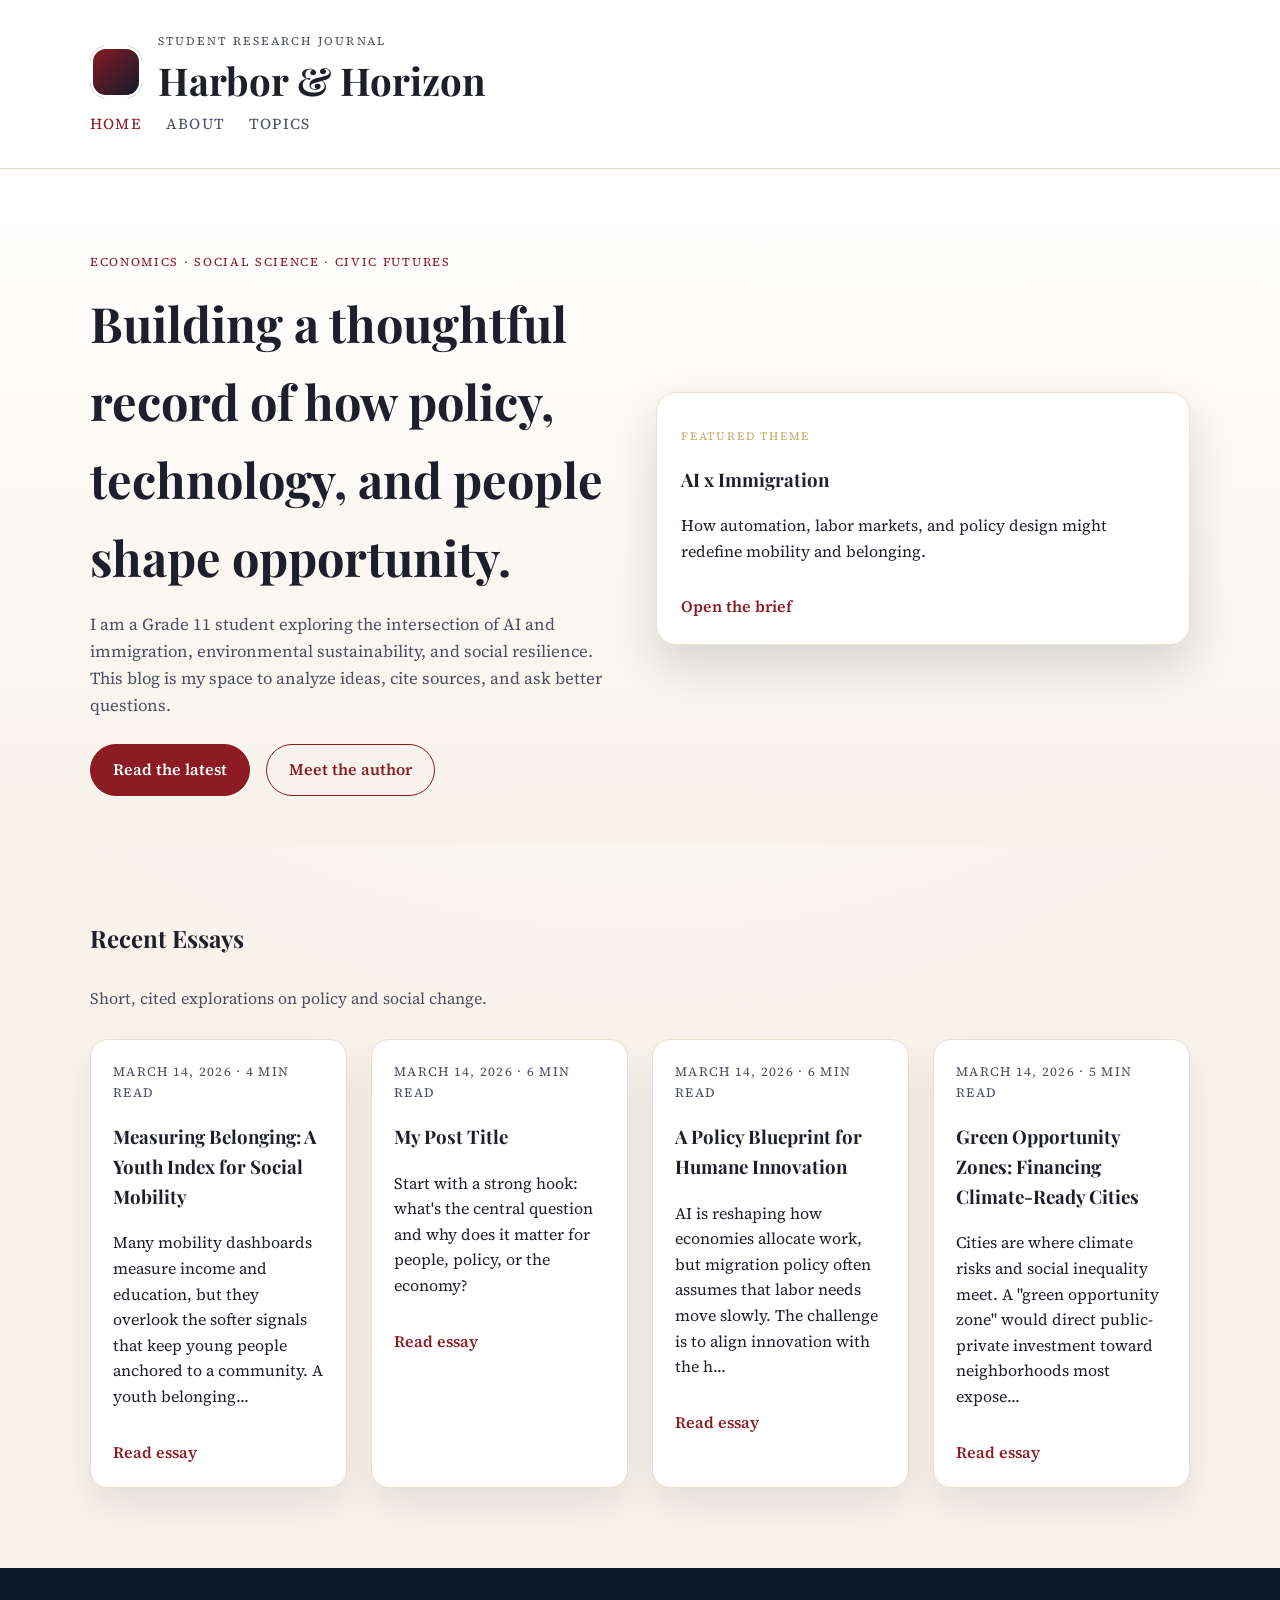
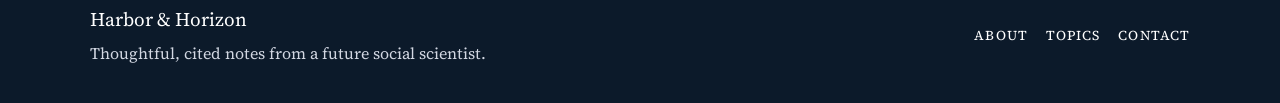
<file: index.html>
<!doctype html>
<html lang="en">
  <head>
    <meta charset="utf-8" />
    <meta name="viewport" content="width=device-width, initial-scale=1" />
    <title>Harbor & Horizon | Notes on Economics, Society, and the Future</title>
    <meta
      name="description"
      content="A student-led blog exploring economics, social science, AI x immigration, and environmental sustainability."
    />
    <link rel="stylesheet" href="styles.css" />
  </head>
  <body>
    <header class="site-header">
      <div class="wrap">
        <div class="brand">
          <span class="crest" aria-hidden="true"></span>
          <div>
            <p class="kicker">Student Research Journal</p>
            <h1 class="site-title">Harbor & Horizon</h1>
          </div>
        </div>
        <nav class="nav">
          <a href="index.html" class="active">Home</a>
          <a href="about.html">About</a>
          <a href="topics.html">Topics</a>
        </nav>
      </div>
    </header>

    <main>
      <section class="hero">
        <div class="wrap">
          <div class="hero-grid">
            <div>
              <p class="eyebrow">Economics &middot; Social Science &middot; Civic Futures</p>
              <h2 class="hero-title">
                Building a thoughtful record of how policy, technology, and people
                shape opportunity.
              </h2>
              <p class="hero-subtitle">
                I am a Grade 11 student exploring the intersection of AI and
                immigration, environmental sustainability, and social resilience.
                This blog is my space to analyze ideas, cite sources, and ask better
                questions.
              </p>
              <div class="hero-actions">
                <a class="button primary" href="posts/ai-immigration.html">Read the latest</a>
                <a class="button ghost" href="about.html">Meet the author</a>
              </div>
            </div>
            <div class="hero-card">
              <p class="card-label">Featured Theme</p>
              <h3>AI x Immigration</h3>
              <p>
                How automation, labor markets, and policy design might redefine
                mobility and belonging.
              </p>
              <a href="posts/ai-immigration.html" class="card-link">Open the brief</a>
            </div>
          </div>
        </div>
      </section>

      <section class="section">
        <div class="wrap">
          <div class="section-header">
            <h2>Recent Essays</h2>
            <p>Short, cited explorations on policy and social change.</p>
          </div>
          <div class="post-grid" id="post-grid">
            <!-- POSTS:START -->
            <article class="post-card">
              <p class="post-meta">March 14, 2026 &middot; 4 min read</p>
              <h3>Measuring Belonging: A Youth Index for Social Mobility</h3>
              <p>
                Many mobility dashboards measure income and education, but they overlook the softer signals that keep young people anchored to a community. A youth belonging...
              </p>
              <a class="card-link" href="posts/measuring-belonging.html">Read essay</a>
            </article>
            <article class="post-card">
              <p class="post-meta">March 14, 2026 &middot; 6 min read</p>
              <h3>My Post Title</h3>
              <p>
                Start with a strong hook: what's the central question and why does it matter for people, policy, or the economy?
              </p>
              <a class="card-link" href="posts/my-post.html">Read essay</a>
            </article>
            <article class="post-card">
              <p class="post-meta">March 14, 2026 &middot; 6 min read</p>
              <h3>A Policy Blueprint for Humane Innovation</h3>
              <p>
                AI is reshaping how economies allocate work, but migration policy often assumes that labor needs move slowly. The challenge is to align innovation with the h...
              </p>
              <a class="card-link" href="posts/ai-immigration.html">Read essay</a>
            </article>
            <article class="post-card">
              <p class="post-meta">March 14, 2026 &middot; 5 min read</p>
              <h3>Green Opportunity Zones: Financing Climate-Ready Cities</h3>
              <p>
                Cities are where climate risks and social inequality meet. A "green opportunity zone" would direct public-private investment toward neighborhoods most expose...
              </p>
              <a class="card-link" href="posts/green-opportunity.html">Read essay</a>
            </article>
            <!-- POSTS:END -->
          </div>
        </div>
      </section>
    </main>

    <footer class="site-footer">
      <div class="wrap">
        <div>
          <p class="footer-title">Harbor & Horizon</p>
          <p class="footer-subtitle">
            Thoughtful, cited notes from a future social scientist.
          </p>
        </div>
        <div class="footer-links">
          <a href="about.html">About</a>
          <a href="topics.html">Topics</a>
          <a href="mailto:hello@example.com">Contact</a>
        </div>
      </div>
    </footer>
  </body>
</html>
</file>
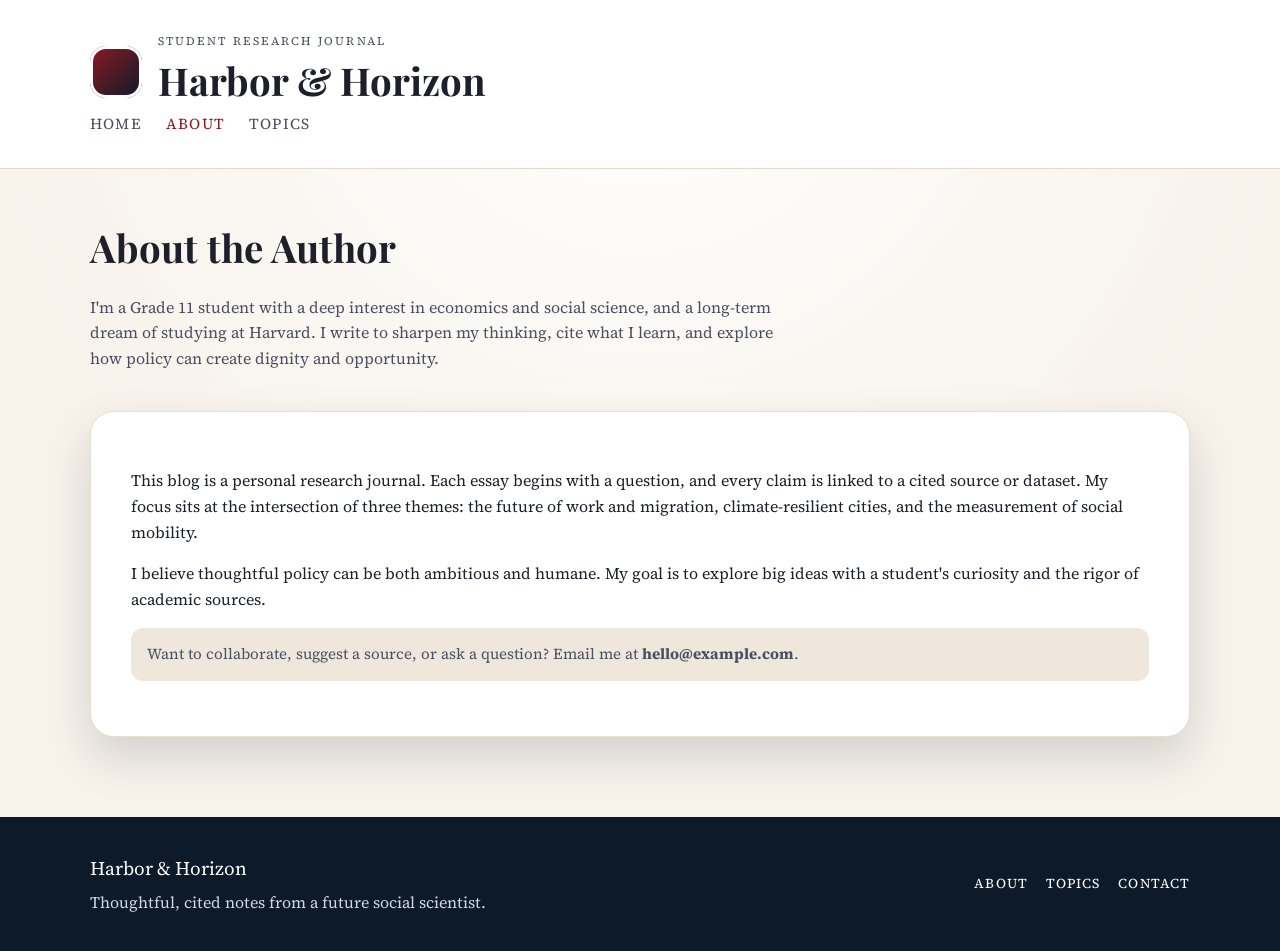
<file: about.html>
<!doctype html>
<html lang="en">
  <head>
    <meta charset="utf-8" />
    <meta name="viewport" content="width=device-width, initial-scale=1" />
    <title>About | Harbor & Horizon</title>
    <link rel="stylesheet" href="styles.css" />
  </head>
  <body>
    <header class="site-header">
      <div class="wrap">
        <div class="brand">
          <span class="crest" aria-hidden="true"></span>
          <div>
            <p class="kicker">Student Research Journal</p>
            <h1 class="site-title">Harbor & Horizon</h1>
          </div>
        </div>
        <nav class="nav">
          <a href="index.html">Home</a>
          <a href="about.html" class="active">About</a>
          <a href="topics.html">Topics</a>
        </nav>
      </div>
    </header>

    <main>
      <section class="page-header">
        <div class="wrap">
          <h2 class="page-title">About the Author</h2>
          <p class="page-subtitle">
            I'm a Grade 11 student with a deep interest in economics and social
            science, and a long-term dream of studying at Harvard. I write to
            sharpen my thinking, cite what I learn, and explore how policy can
            create dignity and opportunity.
          </p>
        </div>
      </section>

      <section class="content">
        <div class="wrap">
          <div class="essay">
            <p>
              This blog is a personal research journal. Each essay begins with a
              question, and every claim is linked to a cited source or dataset.
              My focus sits at the intersection of three themes: the future of
              work and migration, climate-resilient cities, and the measurement
              of social mobility.
            </p>
            <p>
              I believe thoughtful policy can be both ambitious and humane. My
              goal is to explore big ideas with a student's curiosity and the
              rigor of academic sources.
            </p>
            <p class="note">
              Want to collaborate, suggest a source, or ask a question? Email me
              at <strong>hello@example.com</strong>.
            </p>
          </div>
        </div>
      </section>
    </main>

    <footer class="site-footer">
      <div class="wrap">
        <div>
          <p class="footer-title">Harbor & Horizon</p>
          <p class="footer-subtitle">
            Thoughtful, cited notes from a future social scientist.
          </p>
        </div>
        <div class="footer-links">
          <a href="about.html">About</a>
          <a href="topics.html">Topics</a>
          <a href="mailto:hello@example.com">Contact</a>
        </div>
      </div>
    </footer>
  </body>
</html>
</file>
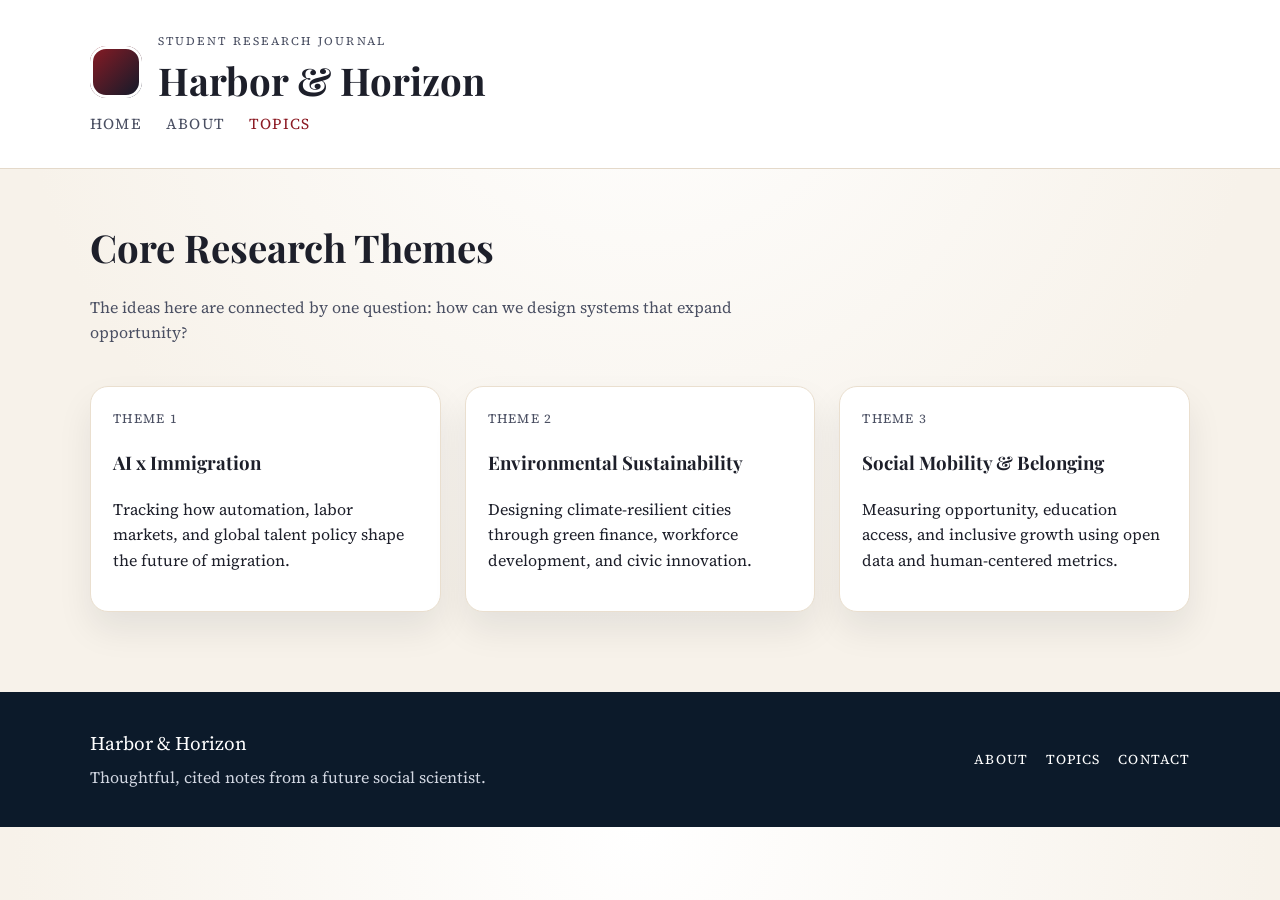
<file: topics.html>
<!doctype html>
<html lang="en">
  <head>
    <meta charset="utf-8" />
    <meta name="viewport" content="width=device-width, initial-scale=1" />
    <title>Topics | Harbor & Horizon</title>
    <link rel="stylesheet" href="styles.css" />
  </head>
  <body>
    <header class="site-header">
      <div class="wrap">
        <div class="brand">
          <span class="crest" aria-hidden="true"></span>
          <div>
            <p class="kicker">Student Research Journal</p>
            <h1 class="site-title">Harbor & Horizon</h1>
          </div>
        </div>
        <nav class="nav">
          <a href="index.html">Home</a>
          <a href="about.html">About</a>
          <a href="topics.html" class="active">Topics</a>
        </nav>
      </div>
    </header>

    <main>
      <section class="page-header">
        <div class="wrap">
          <h2 class="page-title">Core Research Themes</h2>
          <p class="page-subtitle">
            The ideas here are connected by one question: how can we design
            systems that expand opportunity?
          </p>
        </div>
      </section>

      <section class="content">
        <div class="wrap">
          <div class="post-grid">
            <article class="post-card">
              <p class="post-meta">Theme 1</p>
              <h3>AI x Immigration</h3>
              <p>
                Tracking how automation, labor markets, and global talent policy
                shape the future of migration.
              </p>
            </article>
            <article class="post-card">
              <p class="post-meta">Theme 2</p>
              <h3>Environmental Sustainability</h3>
              <p>
                Designing climate-resilient cities through green finance,
                workforce development, and civic innovation.
              </p>
            </article>
            <article class="post-card">
              <p class="post-meta">Theme 3</p>
              <h3>Social Mobility & Belonging</h3>
              <p>
                Measuring opportunity, education access, and inclusive growth
                using open data and human-centered metrics.
              </p>
            </article>
          </div>
        </div>
      </section>
    </main>

    <footer class="site-footer">
      <div class="wrap">
        <div>
          <p class="footer-title">Harbor & Horizon</p>
          <p class="footer-subtitle">
            Thoughtful, cited notes from a future social scientist.
          </p>
        </div>
        <div class="footer-links">
          <a href="about.html">About</a>
          <a href="topics.html">Topics</a>
          <a href="mailto:hello@example.com">Contact</a>
        </div>
      </div>
    </footer>
  </body>
</html>
</file>
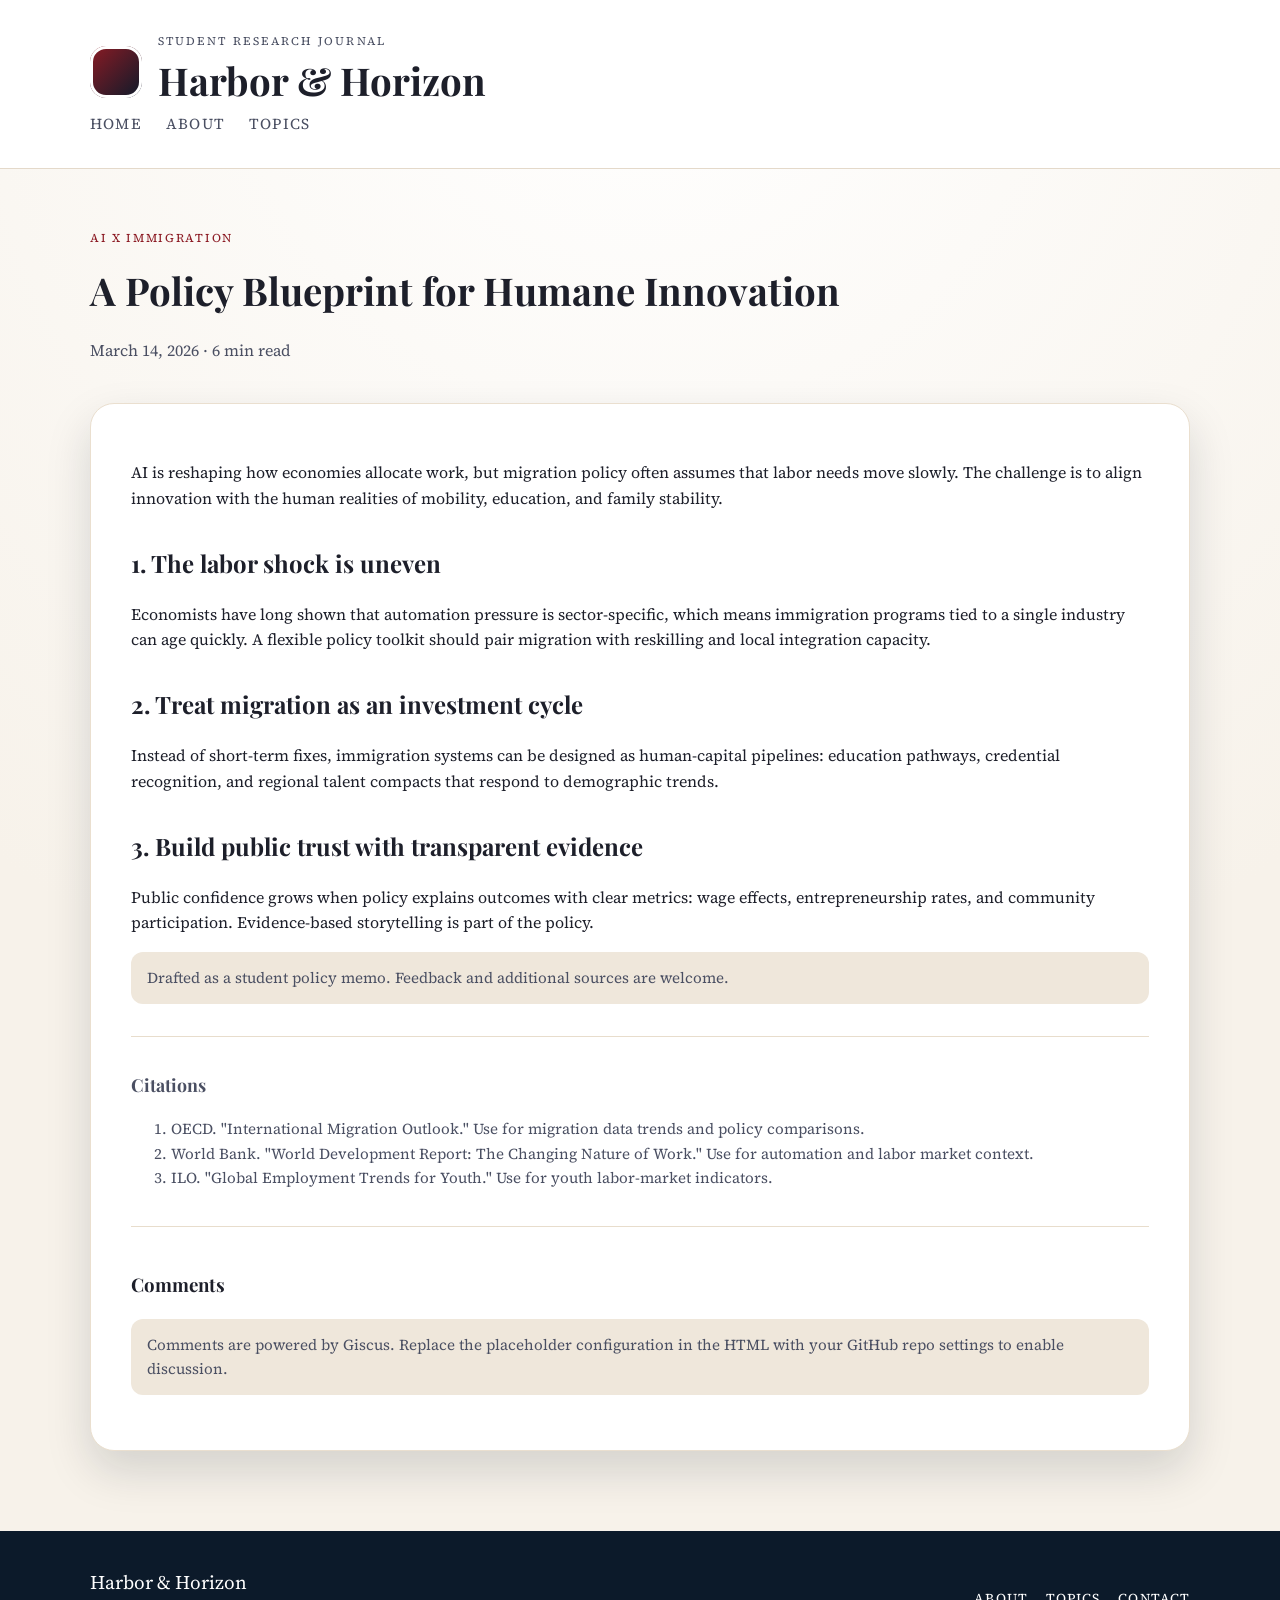
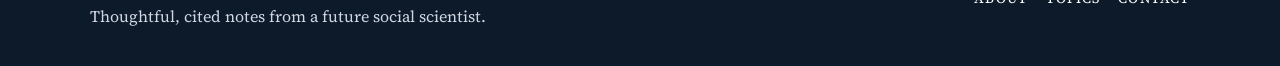
<file: posts/ai-immigration.html>
<!doctype html>
<html lang="en">
  <head>
    <meta charset="utf-8" />
    <meta name="viewport" content="width=device-width, initial-scale=1" />
    <title>AI x Immigration | Harbor & Horizon</title>
    <link rel="stylesheet" href="../styles.css" />
  </head>
  <body>
    <header class="site-header">
      <div class="wrap">
        <div class="brand">
          <span class="crest" aria-hidden="true"></span>
          <div>
            <p class="kicker">Student Research Journal</p>
            <h1 class="site-title">Harbor & Horizon</h1>
          </div>
        </div>
        <nav class="nav">
          <a href="../index.html">Home</a>
          <a href="../about.html">About</a>
          <a href="../topics.html">Topics</a>
        </nav>
      </div>
    </header>

    <main>
      <section class="page-header">
        <div class="wrap">
          <p class="eyebrow">AI x Immigration</p>
          <h2 class="page-title">A Policy Blueprint for Humane Innovation</h2>
          <p class="page-subtitle">March 14, 2026 &middot; 6 min read</p>
        </div>
      </section>

      <section class="content">
        <div class="wrap">
          <article class="essay">
            <p>
              AI is reshaping how economies allocate work, but migration policy
              often assumes that labor needs move slowly. The challenge is to
              align innovation with the human realities of mobility, education,
              and family stability.
            </p>
            <h2>1. The labor shock is uneven</h2>
            <p>
              Economists have long shown that automation pressure is sector-specific,
              which means immigration programs tied to a single industry can age
              quickly. A flexible policy toolkit should pair migration with
              reskilling and local integration capacity.
            </p>
            <h2>2. Treat migration as an investment cycle</h2>
            <p>
              Instead of short-term fixes, immigration systems can be designed as
              human-capital pipelines: education pathways, credential recognition,
              and regional talent compacts that respond to demographic trends.
            </p>
            <h2>3. Build public trust with transparent evidence</h2>
            <p>
              Public confidence grows when policy explains outcomes with clear
              metrics: wage effects, entrepreneurship rates, and community
              participation. Evidence-based storytelling is part of the policy.
            </p>
            <p class="note">
              Drafted as a student policy memo. Feedback and additional sources
              are welcome.
            </p>

            <section class="citation-list">
              <h3>Citations</h3>
              <ol>
                <li>
                  OECD. "International Migration Outlook." Use for migration data
                  trends and policy comparisons.
                </li>
                <li>
                  World Bank. "World Development Report: The Changing Nature of Work."
                  Use for automation and labor market context.
                </li>
                <li>
                  ILO. "Global Employment Trends for Youth." Use for youth
                  labor-market indicators.
                </li>
              </ol>
            </section>

            <section class="comment-wrap">
              <h3>Comments</h3>
              <p class="note">
                Comments are powered by Giscus. Replace the placeholder
                configuration in the HTML with your GitHub repo settings to
                enable discussion.
              </p>
              <div class="giscus">
                <script
                  src="https://giscus.app/client.js"
                  data-repo="YOUR_GITHUB/your-repo"
                  data-repo-id="YOUR_REPO_ID"
                  data-category="General"
                  data-category-id="YOUR_CATEGORY_ID"
                  data-mapping="pathname"
                  data-strict="0"
                  data-reactions-enabled="1"
                  data-emit-metadata="0"
                  data-input-position="top"
                  data-theme="light"
                  data-lang="en"
                  crossorigin="anonymous"
                  async
                ></script>
              </div>
            </section>
          </article>
        </div>
      </section>
    </main>

    <footer class="site-footer">
      <div class="wrap">
        <div>
          <p class="footer-title">Harbor & Horizon</p>
          <p class="footer-subtitle">
            Thoughtful, cited notes from a future social scientist.
          </p>
        </div>
        <div class="footer-links">
          <a href="../about.html">About</a>
          <a href="../topics.html">Topics</a>
          <a href="mailto:hello@example.com">Contact</a>
        </div>
      </div>
    </footer>
  </body>
</html>
</file>
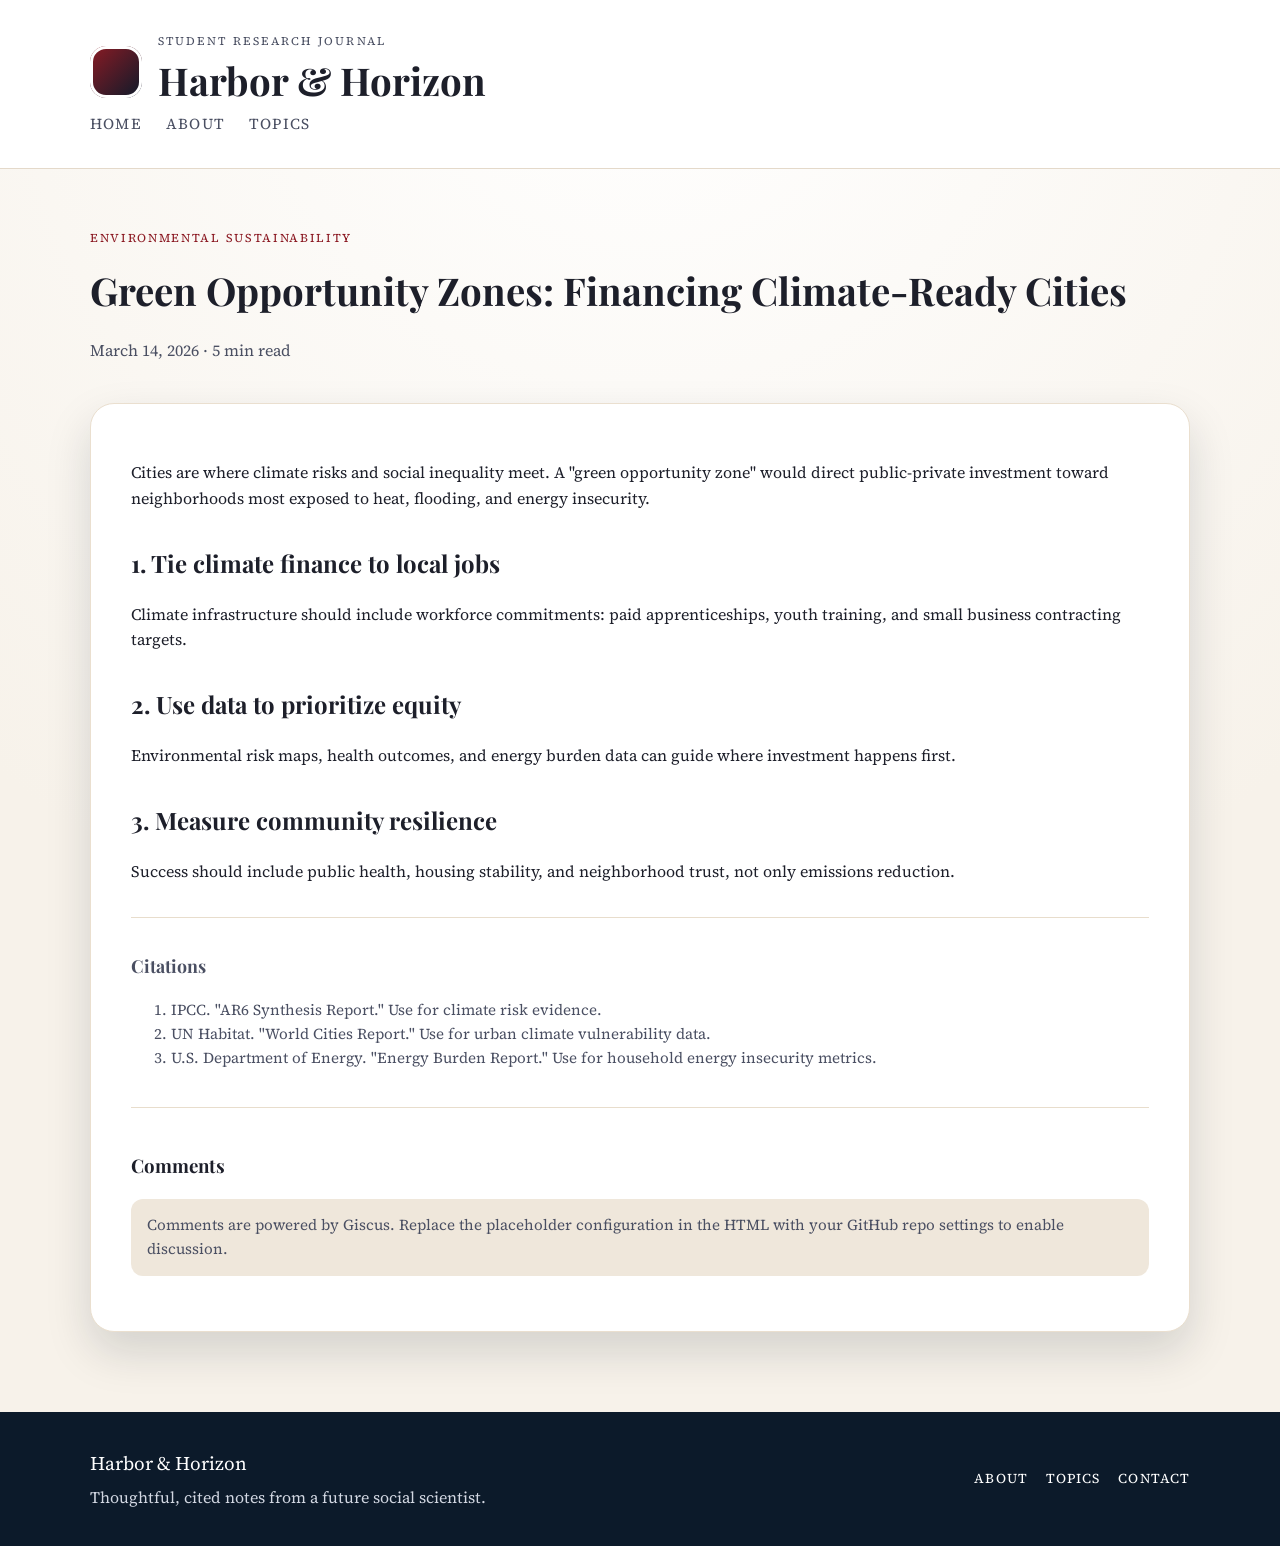
<file: posts/green-opportunity.html>
<!doctype html>
<html lang="en">
  <head>
    <meta charset="utf-8" />
    <meta name="viewport" content="width=device-width, initial-scale=1" />
    <title>Green Opportunity Zones | Harbor & Horizon</title>
    <link rel="stylesheet" href="../styles.css" />
  </head>
  <body>
    <header class="site-header">
      <div class="wrap">
        <div class="brand">
          <span class="crest" aria-hidden="true"></span>
          <div>
            <p class="kicker">Student Research Journal</p>
            <h1 class="site-title">Harbor & Horizon</h1>
          </div>
        </div>
        <nav class="nav">
          <a href="../index.html">Home</a>
          <a href="../about.html">About</a>
          <a href="../topics.html">Topics</a>
        </nav>
      </div>
    </header>

    <main>
      <section class="page-header">
        <div class="wrap">
          <p class="eyebrow">Environmental Sustainability</p>
          <h2 class="page-title">Green Opportunity Zones: Financing Climate-Ready Cities</h2>
          <p class="page-subtitle">March 14, 2026 &middot; 5 min read</p>
        </div>
      </section>

      <section class="content">
        <div class="wrap">
          <article class="essay">
            <p>
              Cities are where climate risks and social inequality meet. A
              "green opportunity zone" would direct public-private investment
              toward neighborhoods most exposed to heat, flooding, and energy
              insecurity.
            </p>
            <h2>1. Tie climate finance to local jobs</h2>
            <p>
              Climate infrastructure should include workforce commitments: paid
              apprenticeships, youth training, and small business contracting
              targets.
            </p>
            <h2>2. Use data to prioritize equity</h2>
            <p>
              Environmental risk maps, health outcomes, and energy burden data
              can guide where investment happens first.
            </p>
            <h2>3. Measure community resilience</h2>
            <p>
              Success should include public health, housing stability, and
              neighborhood trust, not only emissions reduction.
            </p>

            <section class="citation-list">
              <h3>Citations</h3>
              <ol>
                <li>
                  IPCC. "AR6 Synthesis Report." Use for climate risk evidence.
                </li>
                <li>
                  UN Habitat. "World Cities Report." Use for urban climate
                  vulnerability data.
                </li>
                <li>
                  U.S. Department of Energy. "Energy Burden Report." Use for
                  household energy insecurity metrics.
                </li>
              </ol>
            </section>

            <section class="comment-wrap">
              <h3>Comments</h3>
              <p class="note">
                Comments are powered by Giscus. Replace the placeholder
                configuration in the HTML with your GitHub repo settings to
                enable discussion.
              </p>
              <div class="giscus">
                <script
                  src="https://giscus.app/client.js"
                  data-repo="YOUR_GITHUB/your-repo"
                  data-repo-id="YOUR_REPO_ID"
                  data-category="General"
                  data-category-id="YOUR_CATEGORY_ID"
                  data-mapping="pathname"
                  data-strict="0"
                  data-reactions-enabled="1"
                  data-emit-metadata="0"
                  data-input-position="top"
                  data-theme="light"
                  data-lang="en"
                  crossorigin="anonymous"
                  async
                ></script>
              </div>
            </section>
          </article>
        </div>
      </section>
    </main>

    <footer class="site-footer">
      <div class="wrap">
        <div>
          <p class="footer-title">Harbor & Horizon</p>
          <p class="footer-subtitle">
            Thoughtful, cited notes from a future social scientist.
          </p>
        </div>
        <div class="footer-links">
          <a href="../about.html">About</a>
          <a href="../topics.html">Topics</a>
          <a href="mailto:hello@example.com">Contact</a>
        </div>
      </div>
    </footer>
  </body>
</html>
</file>
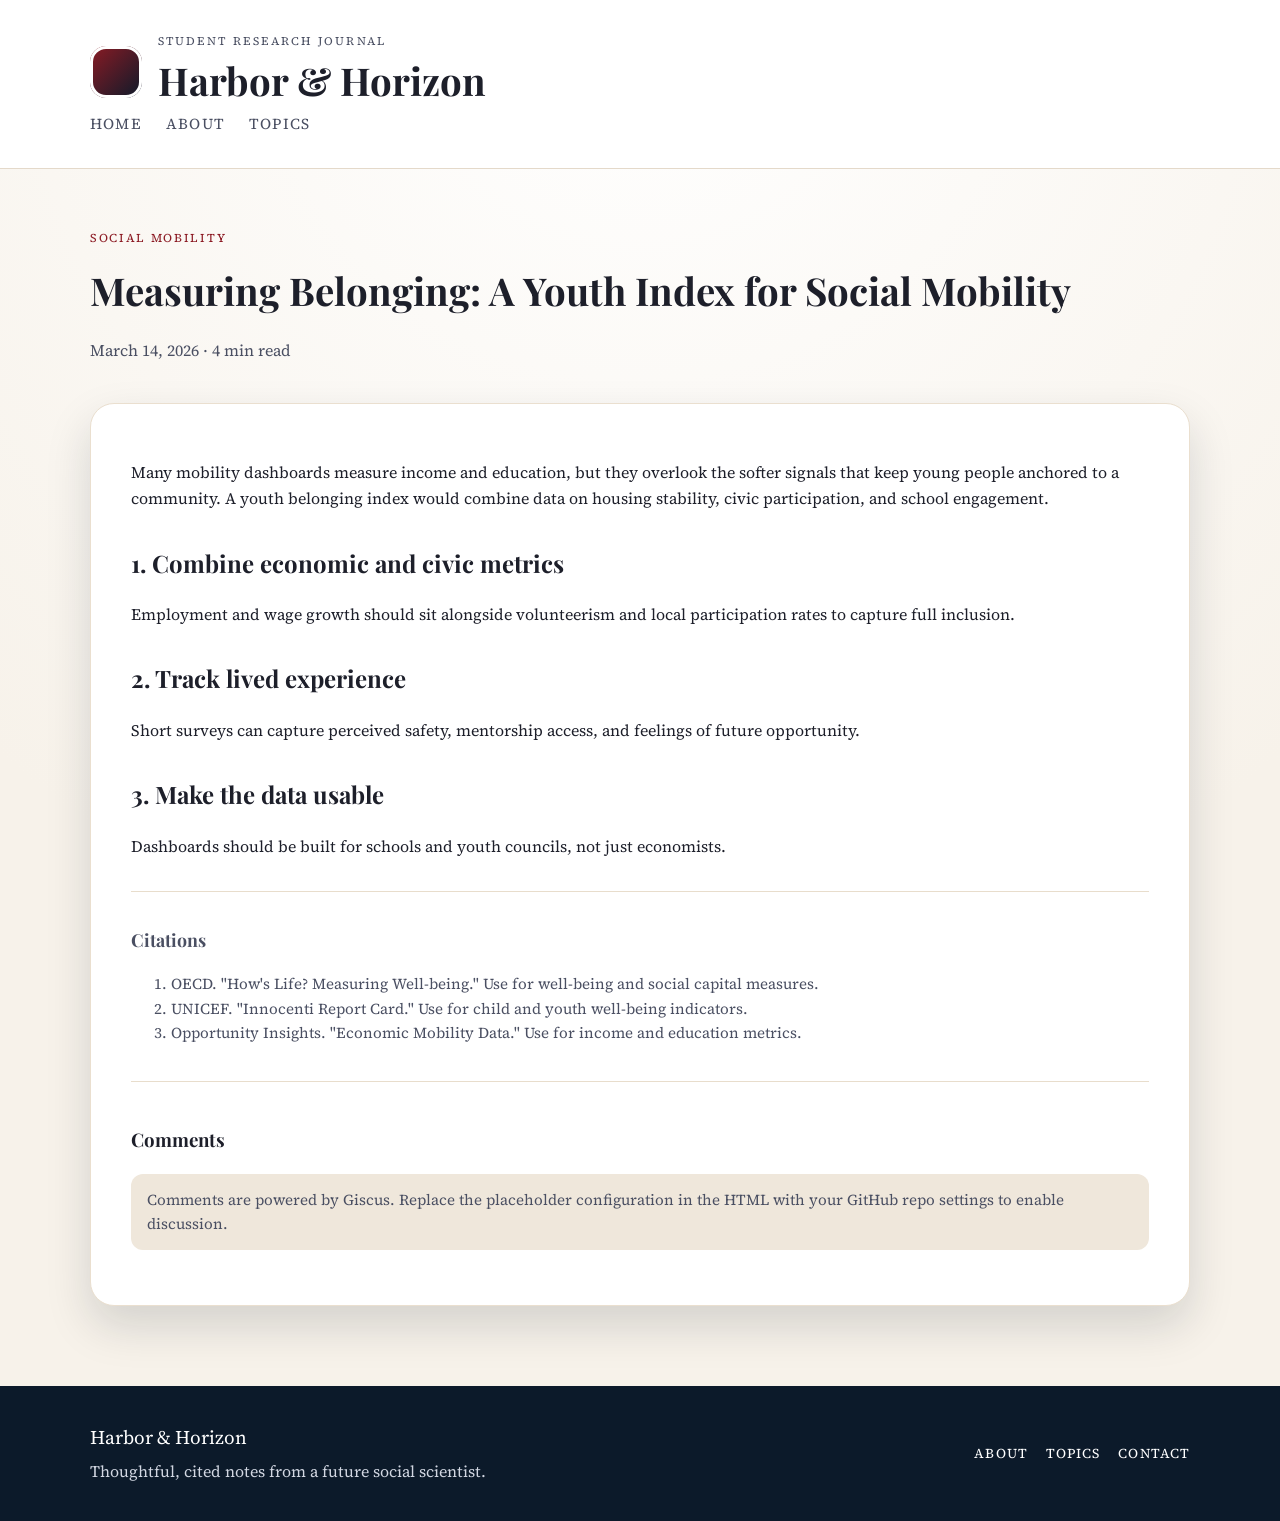
<file: posts/measuring-belonging.html>
<!doctype html>
<html lang="en">
  <head>
    <meta charset="utf-8" />
    <meta name="viewport" content="width=device-width, initial-scale=1" />
    <title>Measuring Belonging | Harbor & Horizon</title>
    <link rel="stylesheet" href="../styles.css" />
  </head>
  <body>
    <header class="site-header">
      <div class="wrap">
        <div class="brand">
          <span class="crest" aria-hidden="true"></span>
          <div>
            <p class="kicker">Student Research Journal</p>
            <h1 class="site-title">Harbor & Horizon</h1>
          </div>
        </div>
        <nav class="nav">
          <a href="../index.html">Home</a>
          <a href="../about.html">About</a>
          <a href="../topics.html">Topics</a>
        </nav>
      </div>
    </header>

    <main>
      <section class="page-header">
        <div class="wrap">
          <p class="eyebrow">Social Mobility</p>
          <h2 class="page-title">Measuring Belonging: A Youth Index for Social Mobility</h2>
          <p class="page-subtitle">March 14, 2026 &middot; 4 min read</p>
        </div>
      </section>

      <section class="content">
        <div class="wrap">
          <article class="essay">
            <p>
              Many mobility dashboards measure income and education, but they
              overlook the softer signals that keep young people anchored to a
              community. A youth belonging index would combine data on housing
              stability, civic participation, and school engagement.
            </p>
            <h2>1. Combine economic and civic metrics</h2>
            <p>
              Employment and wage growth should sit alongside volunteerism and
              local participation rates to capture full inclusion.
            </p>
            <h2>2. Track lived experience</h2>
            <p>
              Short surveys can capture perceived safety, mentorship access, and
              feelings of future opportunity.
            </p>
            <h2>3. Make the data usable</h2>
            <p>
              Dashboards should be built for schools and youth councils, not just
              economists.
            </p>

            <section class="citation-list">
              <h3>Citations</h3>
              <ol>
                <li>
                  OECD. "How's Life? Measuring Well-being." Use for well-being
                  and social capital measures.
                </li>
                <li>
                  UNICEF. "Innocenti Report Card." Use for child and youth
                  well-being indicators.
                </li>
                <li>
                  Opportunity Insights. "Economic Mobility Data." Use for income
                  and education metrics.
                </li>
              </ol>
            </section>

            <section class="comment-wrap">
              <h3>Comments</h3>
              <p class="note">
                Comments are powered by Giscus. Replace the placeholder
                configuration in the HTML with your GitHub repo settings to
                enable discussion.
              </p>
              <div class="giscus">
                <script
                  src="https://giscus.app/client.js"
                  data-repo="YOUR_GITHUB/your-repo"
                  data-repo-id="YOUR_REPO_ID"
                  data-category="General"
                  data-category-id="YOUR_CATEGORY_ID"
                  data-mapping="pathname"
                  data-strict="0"
                  data-reactions-enabled="1"
                  data-emit-metadata="0"
                  data-input-position="top"
                  data-theme="light"
                  data-lang="en"
                  crossorigin="anonymous"
                  async
                ></script>
              </div>
            </section>
          </article>
        </div>
      </section>
    </main>

    <footer class="site-footer">
      <div class="wrap">
        <div>
          <p class="footer-title">Harbor & Horizon</p>
          <p class="footer-subtitle">
            Thoughtful, cited notes from a future social scientist.
          </p>
        </div>
        <div class="footer-links">
          <a href="../about.html">About</a>
          <a href="../topics.html">Topics</a>
          <a href="mailto:hello@example.com">Contact</a>
        </div>
      </div>
    </footer>
  </body>
</html>
</file>
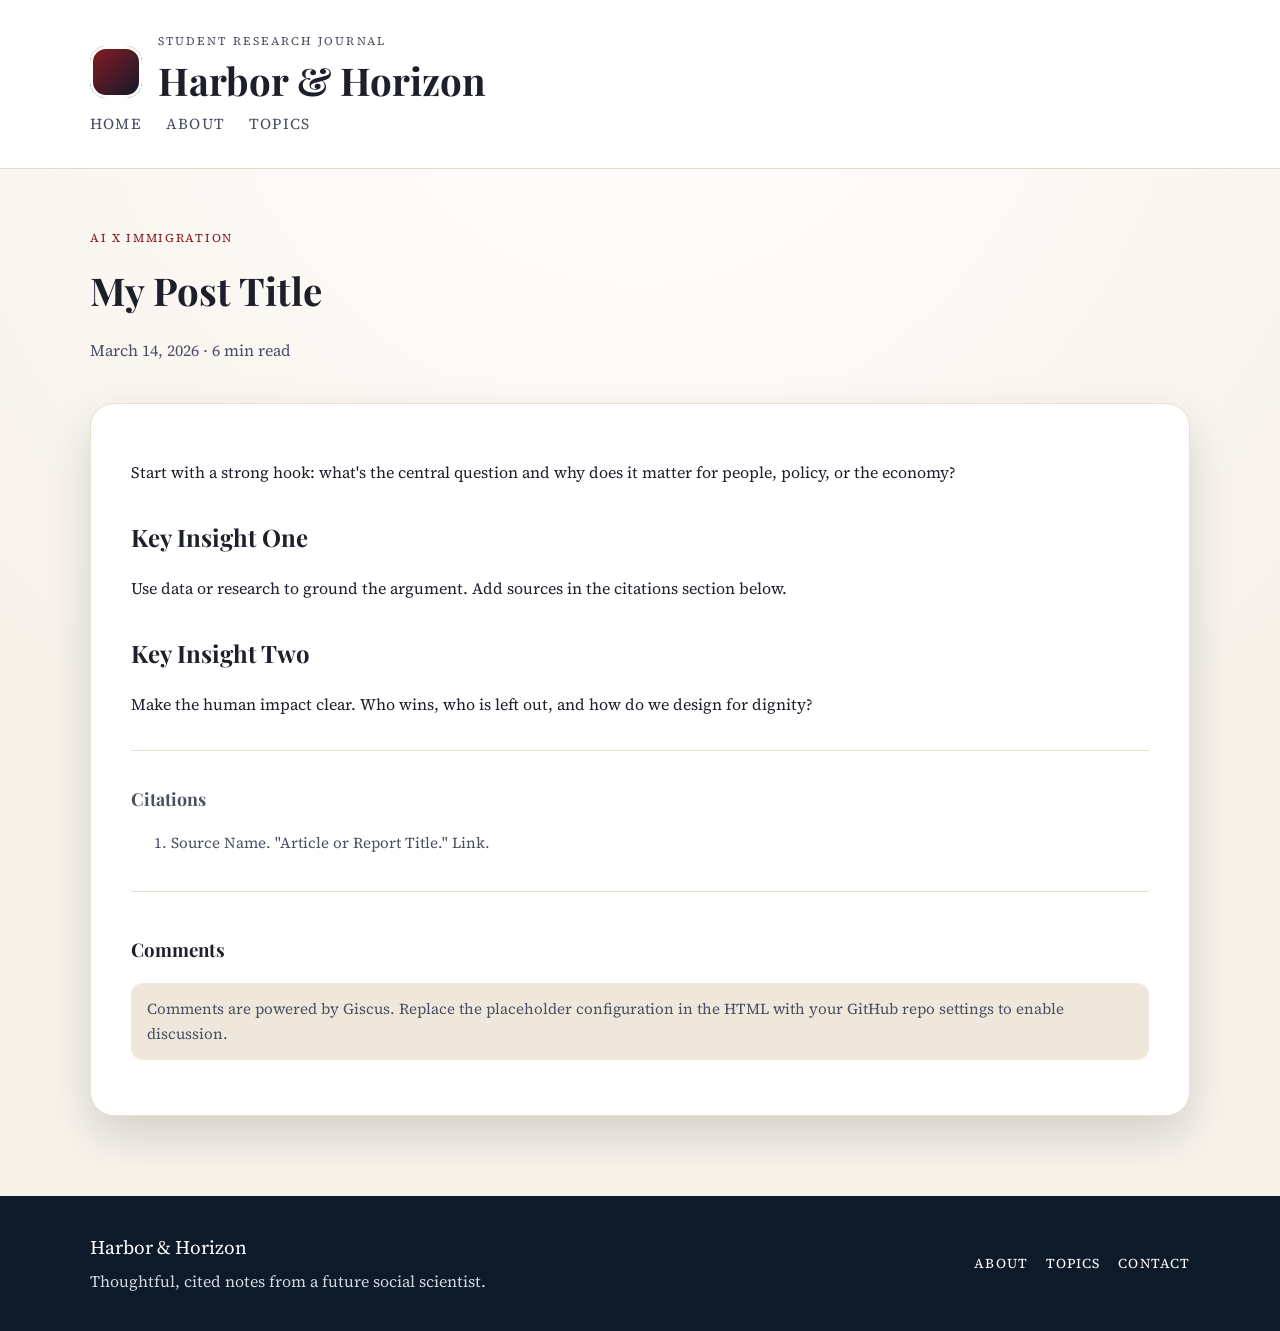
<file: posts/my-post.html>
<!doctype html>
<html lang="en">
  <head>
    <meta charset="utf-8" />
    <meta name="viewport" content="width=device-width, initial-scale=1" />
    <title>My Post Title | Harbor & Horizon</title>
    <link rel="stylesheet" href="../styles.css" />
  </head>
  <body>
    <header class="site-header">
      <div class="wrap">
        <div class="brand">
          <span class="crest" aria-hidden="true"></span>
          <div>
            <p class="kicker">Student Research Journal</p>
            <h1 class="site-title">Harbor & Horizon</h1>
          </div>
        </div>
        <nav class="nav">
          <a href="../index.html">Home</a>
          <a href="../about.html">About</a>
          <a href="../topics.html">Topics</a>
        </nav>
      </div>
    </header>

    <main>
      <section class="page-header">
        <div class="wrap">
          <p class="eyebrow">AI x Immigration</p>
          <h2 class="page-title">My Post Title</h2>
          <p class="page-subtitle">March 14, 2026 &middot; 6 min read</p>
        </div>
      </section>

      <section class="content">
        <div class="wrap">
          <article class="essay">
            <p>
              Start with a strong hook: what's the central question and why does
              it matter for people, policy, or the economy?
            </p>
            <h2>Key Insight One</h2>
            <p>
              Use data or research to ground the argument. Add sources in the
              citations section below.
            </p>
            <h2>Key Insight Two</h2>
            <p>
              Make the human impact clear. Who wins, who is left out, and how do
              we design for dignity?
            </p>

            <section class="citation-list">
              <h3>Citations</h3>
              <ol>
                <li>Source Name. "Article or Report Title." Link.</li>
              </ol>
            </section>

            <section class="comment-wrap">
              <h3>Comments</h3>
              <p class="note">
                Comments are powered by Giscus. Replace the placeholder
                configuration in the HTML with your GitHub repo settings to
                enable discussion.
              </p>
              <div class="giscus">
                <script
                  src="https://giscus.app/client.js"
                  data-repo="YOUR_GITHUB/your-repo"
                  data-repo-id="YOUR_REPO_ID"
                  data-category="General"
                  data-category-id="YOUR_CATEGORY_ID"
                  data-mapping="pathname"
                  data-strict="0"
                  data-reactions-enabled="1"
                  data-emit-metadata="0"
                  data-input-position="top"
                  data-theme="light"
                  data-lang="en"
                  crossorigin="anonymous"
                  async
                ></script>
              </div>
            </section>
          </article>
        </div>
      </section>
    </main>

    <footer class="site-footer">
      <div class="wrap">
        <div>
          <p class="footer-title">Harbor & Horizon</p>
          <p class="footer-subtitle">
            Thoughtful, cited notes from a future social scientist.
          </p>
        </div>
        <div class="footer-links">
          <a href="../about.html">About</a>
          <a href="../topics.html">Topics</a>
          <a href="mailto:hello@example.com">Contact</a>
        </div>
      </div>
    </footer>
  </body>
</html>
</file>
<file: styles.css>
@import url("https://fonts.googleapis.com/css2?family=Playfair+Display:wght@600;700&family=Source+Serif+4:wght@400;600;700&display=swap");

:root {
  --ink: #1d1f2a;
  --ink-soft: #4a4f62;
  --crimson: #8c1b24;
  --navy: #0c1a2a;
  --parchment: #f7f2ea;
  --sand: #efe7db;
  --gold: #c8a96a;
  --shadow: 0 20px 45px rgba(12, 26, 42, 0.15);
}

* {
  box-sizing: border-box;
}

body {
  margin: 0;
  font-family: "Source Serif 4", "Iowan Old Style", "Palatino Linotype", serif;
  color: var(--ink);
  background: radial-gradient(circle at top, #ffffff 0%, var(--parchment) 60%);
  line-height: 1.6;
}

h1,
h2,
h3 {
  font-family: "Playfair Display", "Georgia", serif;
}

a {
  color: inherit;
  text-decoration: none;
}

.wrap {
  width: min(1100px, 92vw);
  margin: 0 auto;
}

.site-header {
  padding: 32px 0;
  border-bottom: 1px solid #e4d9ca;
  background: #fff;
  position: sticky;
  top: 0;
  z-index: 20;
}

.brand {
  display: flex;
  gap: 16px;
  align-items: center;
}

.crest {
  width: 52px;
  height: 52px;
  border-radius: 16px;
  background: linear-gradient(135deg, var(--crimson), var(--navy));
  box-shadow: inset 0 0 0 3px #fff;
}

.kicker {
  text-transform: uppercase;
  letter-spacing: 0.18em;
  font-size: 0.72rem;
  color: var(--ink-soft);
  margin: 0;
}

.site-title {
  margin: 0;
  font-size: clamp(1.8rem, 3vw, 2.6rem);
}

.nav {
  display: flex;
  gap: 24px;
  font-size: 0.95rem;
  text-transform: uppercase;
  letter-spacing: 0.08em;
}

.nav a {
  color: var(--ink-soft);
}

.nav a.active,
.nav a:hover {
  color: var(--crimson);
}

.hero {
  padding: 72px 0 48px;
  background: linear-gradient(180deg, #fff, var(--parchment));
}

.hero-grid {
  display: grid;
  grid-template-columns: repeat(auto-fit, minmax(260px, 1fr));
  gap: 32px;
  align-items: center;
}

.eyebrow {
  text-transform: uppercase;
  letter-spacing: 0.14em;
  font-size: 0.75rem;
  color: var(--crimson);
}

.hero-title {
  font-size: clamp(2.2rem, 3.8vw, 3.2rem);
  margin: 12px 0;
}

.hero-subtitle {
  font-size: 1.05rem;
  color: var(--ink-soft);
  margin-bottom: 24px;
}

.hero-actions {
  display: flex;
  gap: 16px;
  flex-wrap: wrap;
}

.button {
  padding: 12px 22px;
  border-radius: 999px;
  font-weight: 600;
  border: 1px solid var(--crimson);
}

.button.primary {
  background: var(--crimson);
  color: #fff;
}

.button.ghost {
  background: transparent;
  color: var(--crimson);
}

.hero-card {
  background: #fff;
  padding: 24px;
  border-radius: 20px;
  box-shadow: var(--shadow);
  border: 1px solid #efe1cf;
}

.card-label {
  text-transform: uppercase;
  letter-spacing: 0.16em;
  font-size: 0.7rem;
  color: var(--gold);
}

.section {
  padding: 56px 0 80px;
}

.section-header {
  display: flex;
  flex-direction: column;
  gap: 8px;
  margin-bottom: 28px;
}

.section-header p {
  margin: 0;
  color: var(--ink-soft);
}

.post-grid {
  display: grid;
  grid-template-columns: repeat(auto-fit, minmax(230px, 1fr));
  gap: 24px;
}

.post-card {
  background: #fff;
  padding: 22px;
  border-radius: 18px;
  border: 1px solid #eadfcf;
  box-shadow: 0 18px 35px rgba(12, 26, 42, 0.08);
}

.post-meta {
  font-size: 0.8rem;
  color: var(--ink-soft);
  margin: 0 0 10px;
  text-transform: uppercase;
  letter-spacing: 0.1em;
}

.card-link {
  display: inline-block;
  margin-top: 14px;
  font-weight: 600;
  color: var(--crimson);
}

.site-footer {
  background: var(--navy);
  color: #fff;
  padding: 36px 0;
}

.site-footer .wrap {
  display: flex;
  justify-content: space-between;
  gap: 24px;
  flex-wrap: wrap;
}

.footer-title {
  margin: 0;
  font-size: 1.2rem;
}

.footer-subtitle {
  margin: 6px 0 0;
  color: #d2d7e2;
}

.footer-links {
  display: flex;
  gap: 18px;
  align-items: center;
  text-transform: uppercase;
  letter-spacing: 0.08em;
  font-size: 0.85rem;
}

.page-header {
  padding: 48px 0 24px;
}

.page-title {
  font-size: clamp(2rem, 3vw, 2.8rem);
  margin: 0 0 10px;
}

.page-subtitle {
  color: var(--ink-soft);
  max-width: 700px;
}

.content {
  padding: 0 0 80px;
}

.essay {
  background: #fff;
  padding: 40px;
  border-radius: 24px;
  border: 1px solid #eadfcf;
  box-shadow: var(--shadow);
}

.essay h2 {
  margin-top: 32px;
}

.citation-list {
  border-top: 1px solid #e8ddcc;
  margin-top: 32px;
  padding-top: 16px;
  font-size: 0.95rem;
  color: var(--ink-soft);
}

.comment-wrap {
  margin-top: 36px;
  padding-top: 24px;
  border-top: 1px solid #e8ddcc;
}

.note {
  background: var(--sand);
  padding: 14px 16px;
  border-radius: 12px;
  font-size: 0.95rem;
  color: var(--ink-soft);
}

@media (max-width: 720px) {
  .site-header {
    position: static;
  }

  .nav {
    flex-wrap: wrap;
    margin-top: 16px;
  }

  .essay {
    padding: 26px;
  }
}
</file>
